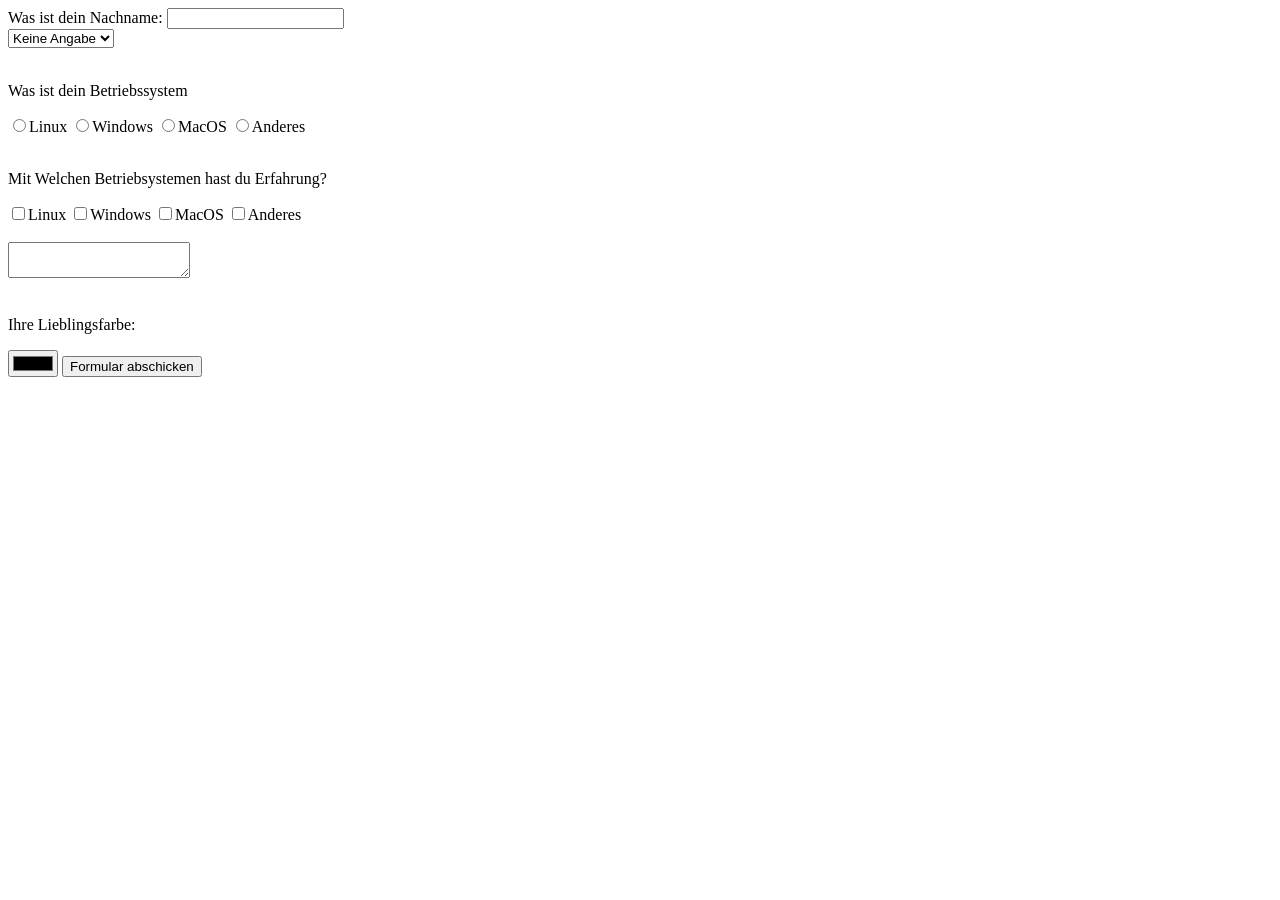
<file: form.html>
<!DOCTYPE html>
<html lang="en">
<head>
    <meta charset="UTF-8">
    <meta name="viewport" content="width=device-width, initial-scale=1.0">
    <title>Formulare vom Putz</title>
</head>
<body>
    <article></article>
    <form action="mailto:PUT220100@spengergasse.at" method="post" enctype="text/plain">

        Was ist dein Nachname: <input type="text" name="nachname"><br>
        <select name="geschlecht">
            <option value="maenlich">Männlich</option>
            <option value="weiblich">Weiblich</option>
            <option value="divers">Divers</option>
            <option value="keine_angabe" selected>Keine Angabe</option>
        </select>
        <br><br>
        <p>Was ist dein Betriebssystem</p>
        <input type="radio" name="OS1" value="l">Linux
        <input type="radio" name="OS1" value="w">Windows
        <input type="radio" name="OS1" value="m">MacOS
        <input type="radio" name="OS1" value="a">Anderes
        <br><br>
        <p>Mit Welchen Betriebsystemen hast du Erfahrung?</p>
        <input type="checkbox" name="OS2" value="linux">Linux
        <input type="checkbox" name="OS2" value="windows">Windows
        <input type="checkbox" name="OS2" value="macos">MacOS
        <input type="checkbox" name="OS2" value="anderes">Anderes
        <br><br>

        <textarea name="info" 
placeholder="Wollen Sie uns noch was mitteilen"> 
</textarea>
<br><br>
<p>Ihre Lieblingsfarbe:</p>
<input type="color">

<input type="submit" 
value="Formular abschicken">

    </form>

</body>
</html>
</file>
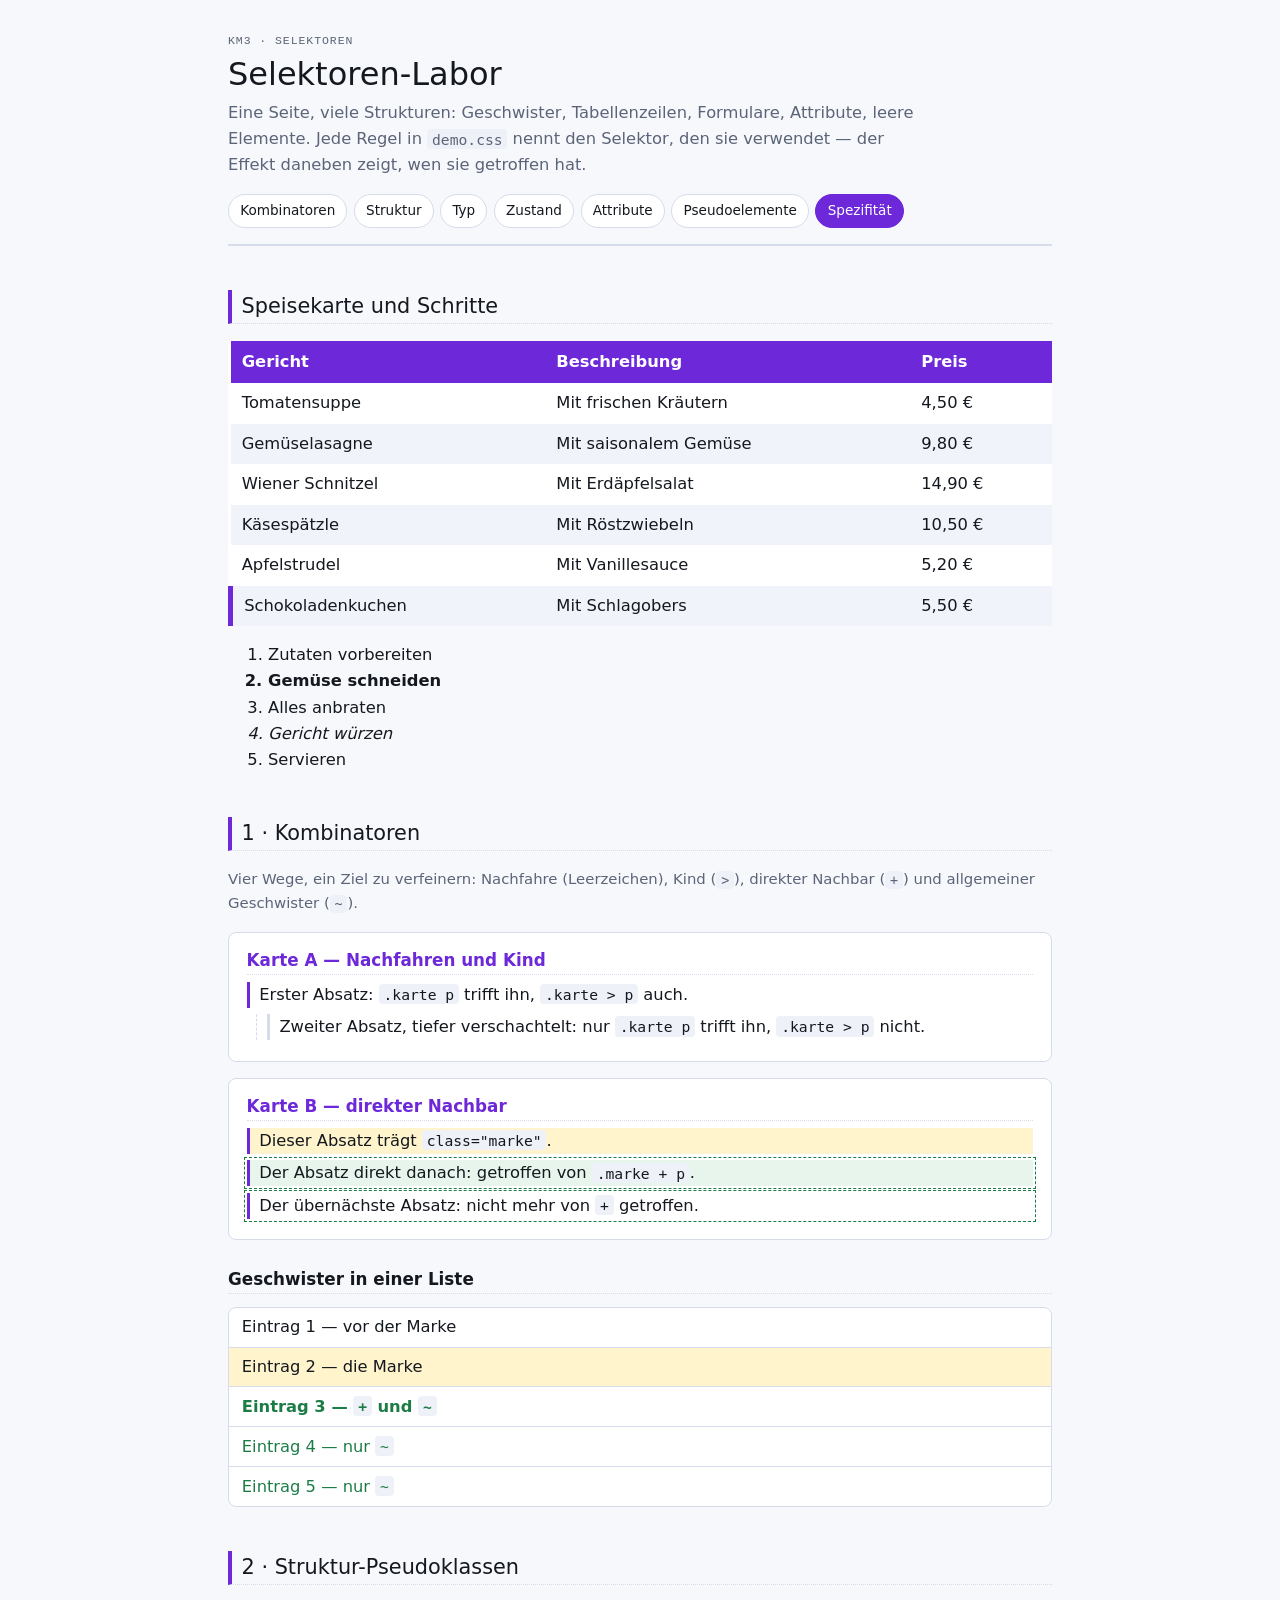
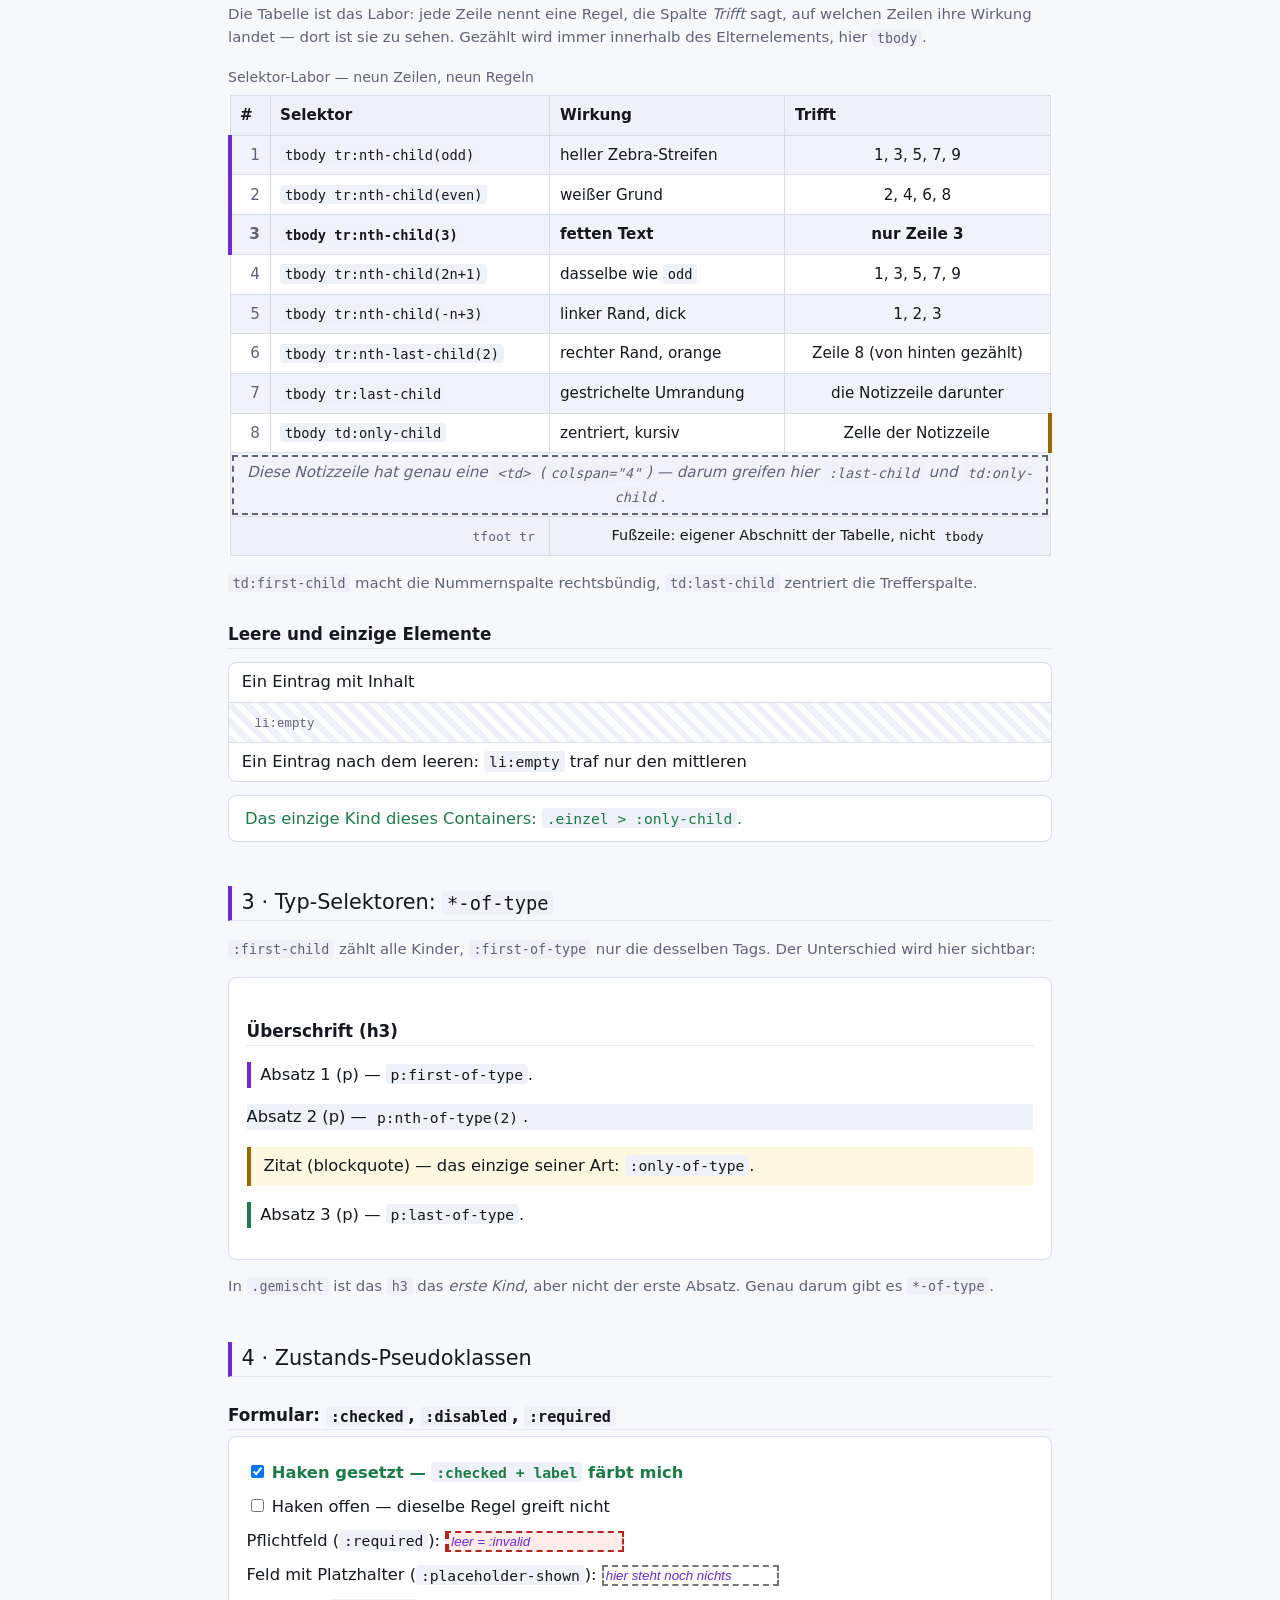
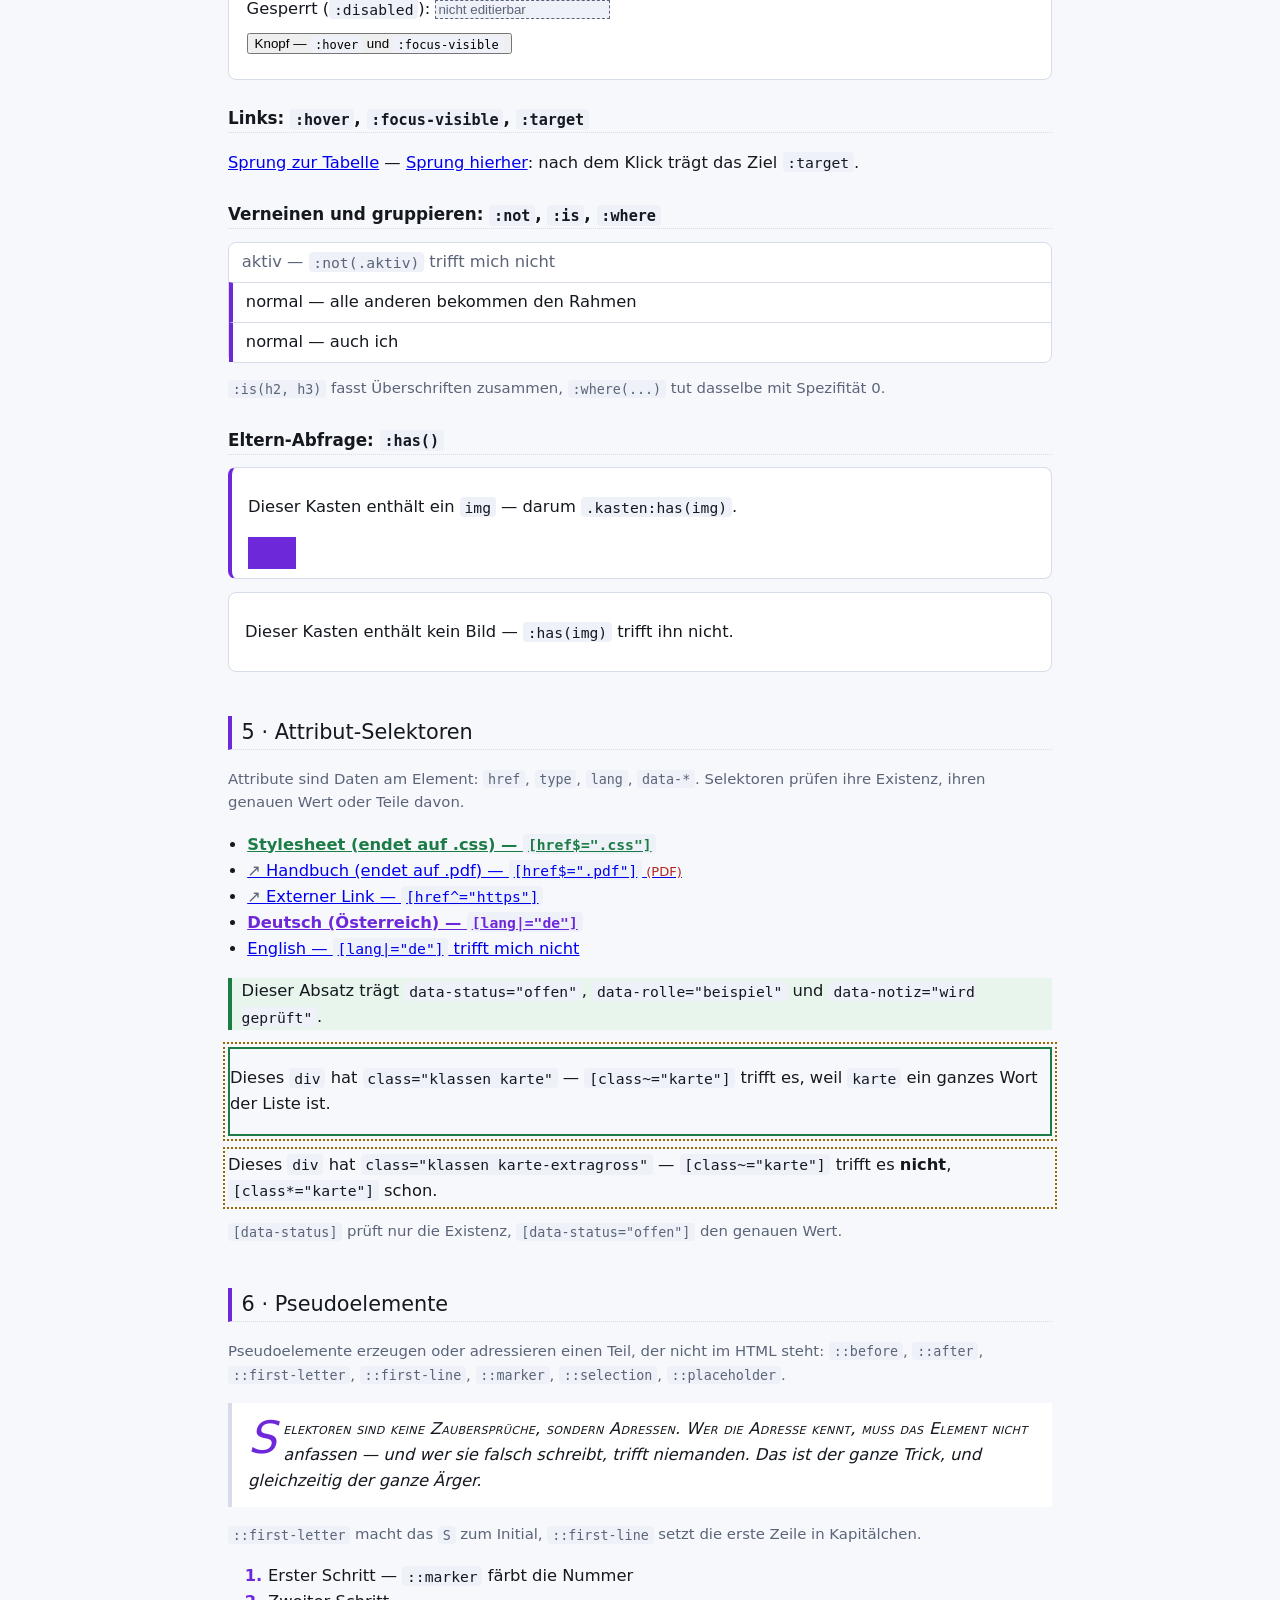
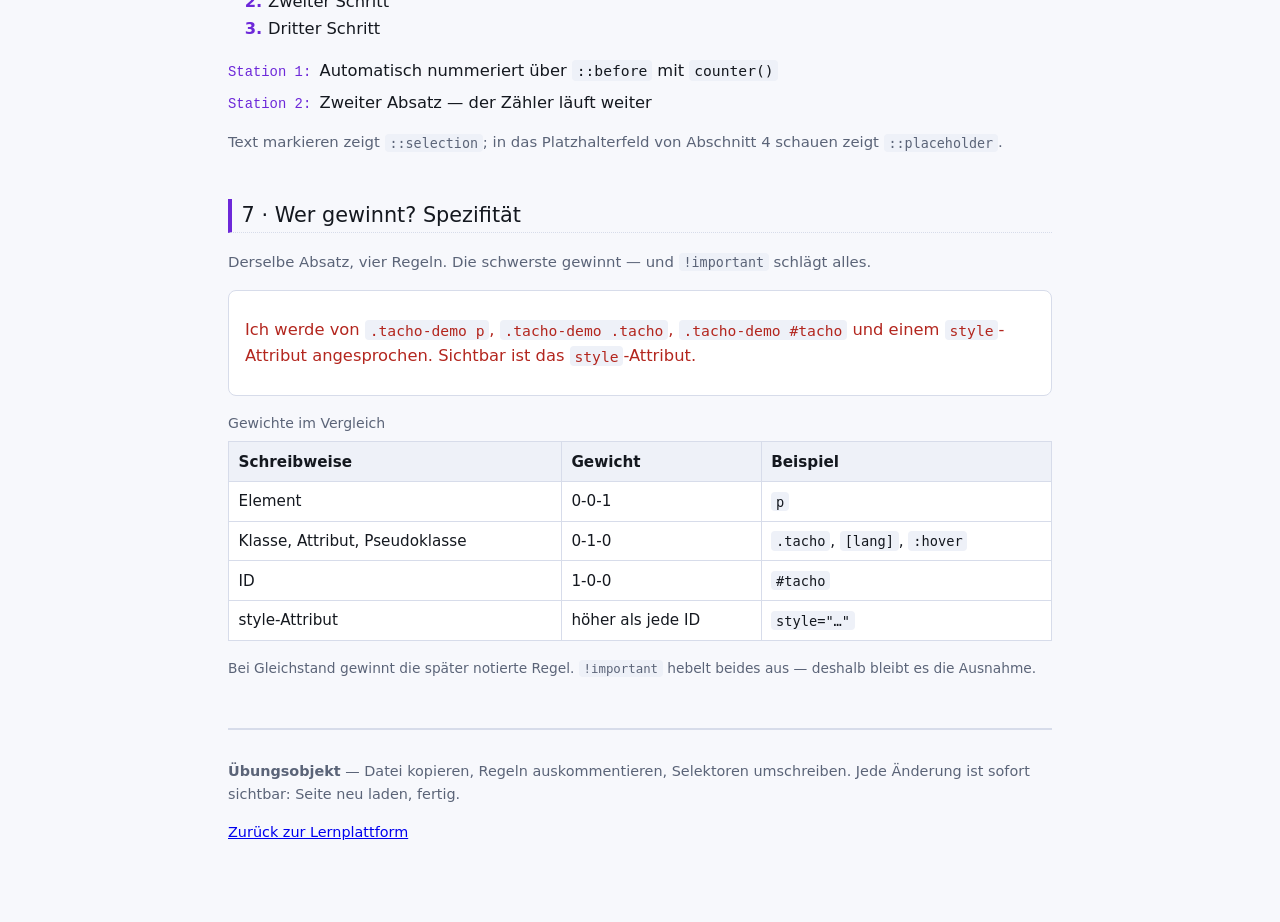
<file: Aufgabe_CSS_Selectoren/demo.html>
<!DOCTYPE html>
<html lang="de">
<head>
    <meta charset="UTF-8">
    <meta name="viewport" content="width=device-width, initial-scale=1.0">
    <title>Selektoren-Labor — jede Regel trifft genau, was sie soll</title>
    <link rel="stylesheet" href="demo.css">
</head>
<body>

<!-- ===================================================================
     Diese Seite ist das Übungsobjekt: lauter Strukturen, an denen sich
     jede Selektoren-Art zeigen lässt. demo.css daneben enthält zu jeder
     Regel einen Kommentar mit dem Selektor und seiner Wirkung.
     Vorgehen: DevTools öffnen (F12) → Elements → Element anklicken →
     rechts unter „Styles" sieht man, welche Regel greift. Regel in
     demo.css auskommentieren → Effekt verschwindet.
     =================================================================== -->

<header class="seite">
    <p class="kicker">KM3 · Selektoren</p>
    <h1>Selektoren-Labor</h1>
    <p class="intro">
        Eine Seite, viele Strukturen: Geschwister, Tabellenzeilen, Formulare,
        Attribute, leere Elemente. Jede Regel in <code>demo.css</code> nennt
        den Selektor, den sie verwendet — der Effekt daneben zeigt, wen sie
        getroffen hat.
    </p>
    <nav class="wegweiser" aria-label="Abschnitte">
        <a href="#kombinatoren">Kombinatoren</a>
        <a href="#struktur">Struktur</a>
        <a href="#typ">Typ</a>
        <a href="#zustand">Zustand</a>
        <a href="#attribute">Attribute</a>
        <a href="#pseudo">Pseudoelemente</a>
        <a href="#spezifitaet">Spezifität</a>
    </nav>
</header>

<main>

<section>
    <h2>Speisekarte und Schritte</h2>
    <table class="speisekarte">
        <thead>
            <tr><th>Gericht</th><th>Beschreibung</th><th>Preis</th></tr>
        </thead>
        <tbody>
            <tr><td>Tomatensuppe</td><td>Mit frischen Kräutern</td><td>4,50 €</td></tr>
            <tr><td>Gemüselasagne</td><td>Mit saisonalem Gemüse</td><td>9,80 €</td></tr>
            <tr><td>Wiener Schnitzel</td><td>Mit Erdäpfelsalat</td><td>14,90 €</td></tr>
            <tr><td>Käsespätzle</td><td>Mit Röstzwiebeln</td><td>10,50 €</td></tr>
            <tr><td>Apfelstrudel</td><td>Mit Vanillesauce</td><td>5,20 €</td></tr>
            <tr><td>Schokoladenkuchen</td><td>Mit Schlagobers</td><td>5,50 €</td></tr>
        </tbody>
    </table>

    <ol class="arbeitsablauf">
        <li>Zutaten vorbereiten</li>
        <li>Gemüse schneiden</li>
        <li>Alles anbraten</li>
        <li>Gericht würzen</li>
        <li>Servieren</li>
    </ol>
</section>

<!-- ------------------------------------------------------ Kombinatoren -->
<section id="kombinatoren">
    <h2>1 · Kombinatoren</h2>
    <p class="hinweis">
        Vier Wege, ein Ziel zu verfeinern: Nachfahre (Leerzeichen),
        Kind (<code>&gt;</code>), direkter Nachbar (<code>+</code>) und
        allgemeiner Geschwister (<code>~</code>).
    </p>

    <article class="karte">
        <h3>Karte A — Nachfahren und Kind</h3>
        <p>Erster Absatz: <code>.karte p</code> trifft ihn, <code>.karte &gt; p</code> auch.</p>
        <div class="innen">
            <p>Zweiter Absatz, tiefer verschachtelt: nur <code>.karte p</code> trifft ihn,
                <code>.karte &gt; p</code> nicht.</p>
        </div>
    </article>

    <article class="karte">
        <h3>Karte B — direkter Nachbar</h3>
        <p class="marke">Dieser Absatz trägt <code>class="marke"</code>.</p>
        <p>Der Absatz direkt danach: getroffen von <code>.marke + p</code>.</p>
        <p>Der übernächste Absatz: nicht mehr von <code>+</code> getroffen.</p>
    </article>

    <h3>Geschwister in einer Liste</h3>
    <ul class="liste">
        <li>Eintrag 1 — vor der Marke</li>
        <li class="marke">Eintrag 2 — die Marke</li>
        <li>Eintrag 3 — <code>+</code> und <code>~</code></li>
        <li>Eintrag 4 — nur <code>~</code></li>
        <li>Eintrag 5 — nur <code>~</code></li>
    </ul>
</section>

<!-- ---------------------------------------------------------- Struktur -->
<section id="struktur">
    <h2>2 · Struktur-Pseudoklassen</h2>
    <p class="hinweis">
        Die Tabelle ist das Labor: jede Zeile nennt eine Regel, die Spalte
        <em>Trifft</em> sagt, auf welchen Zeilen ihre Wirkung landet — dort
        ist sie zu sehen. Gezählt wird immer innerhalb des Elternelements,
        hier <code>tbody</code>.
    </p>

    <table class="labor">
        <caption>Selektor-Labor — neun Zeilen, neun Regeln</caption>
        <thead>
            <tr>
                <th scope="col">#</th>
                <th scope="col">Selektor</th>
                <th scope="col">Wirkung</th>
                <th scope="col">Trifft</th>
            </tr>
        </thead>
        <tbody>
            <tr>
                <td>1</td>
                <td><code>tbody tr:nth-child(odd)</code></td>
                <td>heller Zebra-Streifen</td>
                <td>1, 3, 5, 7, 9</td>
            </tr>
            <tr>
                <td>2</td>
                <td><code>tbody tr:nth-child(even)</code></td>
                <td>weißer Grund</td>
                <td>2, 4, 6, 8</td>
            </tr>
            <tr>
                <td>3</td>
                <td><code>tbody tr:nth-child(3)</code></td>
                <td>fetten Text</td>
                <td>nur Zeile 3</td>
            </tr>
            <tr>
                <td>4</td>
                <td><code>tbody tr:nth-child(2n+1)</code></td>
                <td>dasselbe wie <code>odd</code></td>
                <td>1, 3, 5, 7, 9</td>
            </tr>
            <tr>
                <td>5</td>
                <td><code>tbody tr:nth-child(-n+3)</code></td>
                <td>linker Rand, dick</td>
                <td>1, 2, 3</td>
            </tr>
            <tr>
                <td>6</td>
                <td><code>tbody tr:nth-last-child(2)</code></td>
                <td>rechter Rand, orange</td>
                <td>Zeile 8 (von hinten gezählt)</td>
            </tr>
            <tr>
                <td>7</td>
                <td><code>tbody tr:last-child</code></td>
                <td>gestrichelte Umrandung</td>
                <td>die Notizzeile darunter</td>
            </tr>
            <tr>
                <td>8</td>
                <td><code>tbody td:only-child</code></td>
                <td>zentriert, kursiv</td>
                <td>Zelle der Notizzeile</td>
            </tr>
            <tr>
                <td colspan="4">Diese Notizzeile hat genau eine <code>&lt;td&gt;</code> (<code>colspan="4"</code>) — darum greifen hier <code>:last-child</code> und <code>td:only-child</code>.</td>
            </tr>
        </tbody>
        <tfoot>
            <tr>
                <td colspan="2"><code>tfoot tr</code></td>
                <td colspan="2">Fußzeile: eigener Abschnitt der Tabelle, nicht <code>tbody</code></td>
            </tr>
        </tfoot>
    </table>

    <p class="hinweis">
        <code>td:first-child</code> macht die Nummernspalte rechtsbündig,
        <code>td:last-child</code> zentriert die Trefferspalte.
    </p>

    <h3>Leere und einzige Elemente</h3>
    <ul class="liste">
        <li>Ein Eintrag mit Inhalt</li>
        <li class="leer"></li>
        <li>Ein Eintrag nach dem leeren: <code>li:empty</code> traf nur den mittleren</li>
    </ul>
    <div class="einzel">
        <p>Das einzige Kind dieses Containers: <code>.einzel &gt; :only-child</code>.</p>
    </div>
</section>

<!-- --------------------------------------------------------------- Typ -->
<section id="typ">
    <h2>3 · Typ-Selektoren: <code>*-of-type</code></h2>
    <p class="hinweis">
        <code>:first-child</code> zählt alle Kinder, <code>:first-of-type</code>
        nur die desselben Tags. Der Unterschied wird hier sichtbar:
    </p>

    <article class="gemischt">
        <h3>Überschrift (h3)</h3>
        <p>Absatz 1 (p) — <code>p:first-of-type</code>.</p>
        <p>Absatz 2 (p) — <code>p:nth-of-type(2)</code>.</p>
        <blockquote>Zitat (blockquote) — das einzige seiner Art: <code>:only-of-type</code>.</blockquote>
        <p>Absatz 3 (p) — <code>p:last-of-type</code>.</p>
    </article>

    <p class="hinweis">
        In <code>.gemischt</code> ist das <code>h3</code> das
        <em>erste Kind</em>, aber nicht der erste Absatz. Genau darum gibt es
        <code>*-of-type</code>.
    </p>
</section>

<!-- ----------------------------------------------------------- Zustand -->
<section id="zustand">
    <h2>4 · Zustands-Pseudoklassen</h2>

    <h3>Formular: <code>:checked</code>, <code>:disabled</code>, <code>:required</code></h3>
    <form class="formular">
        <p class="feld">
            <input type="checkbox" id="demo-haken" checked>
            <label for="demo-haken">Haken gesetzt — <code>:checked + label</code> färbt mich</label>
        </p>
        <p class="feld">
            <input type="checkbox" id="demo-haken-2">
            <label for="demo-haken-2">Haken offen — dieselbe Regel greift nicht</label>
        </p>
        <p class="feld">
            <label for="demo-text">Pflichtfeld (<code>:required</code>):</label>
            <input type="text" id="demo-text" required placeholder="leer = :invalid">
        </p>
        <p class="feld">
            <label for="demo-text-2">Feld mit Platzhalter (<code>:placeholder-shown</code>):</label>
            <input type="text" id="demo-text-2" placeholder="hier steht noch nichts">
        </p>
        <p class="feld">
            <label for="demo-gesperrt">Gesperrt (<code>:disabled</code>):</label>
            <input type="text" id="demo-gesperrt" value="nicht editierbar" disabled>
        </p>
        <p class="feld">
            <button type="button">Knopf — <code>:hover</code> und <code>:focus-visible</code></button>
        </p>
    </form>

    <h3>Links: <code>:hover</code>, <code>:focus-visible</code>, <code>:target</code></h3>
    <p>
        <a href="#struktur">Sprung zur Tabelle</a> —
        <a href="#zustand">Sprung hierher</a>: nach dem Klick trägt das Ziel
        <code>:target</code>.
    </p>

    <h3>Verneinen und gruppieren: <code>:not</code>, <code>:is</code>, <code>:where</code></h3>
    <ul class="liste auswahl">
        <li class="aktiv">aktiv — <code>:not(.aktiv)</code> trifft mich nicht</li>
        <li>normal — alle anderen bekommen den Rahmen</li>
        <li>normal — auch ich</li>
    </ul>
    <p class="hinweis">
        <code>:is(h2, h3)</code> fasst Überschriften zusammen,
        <code>:where(...)</code> tut dasselbe mit Spezifität 0.
    </p>

    <h3>Eltern-Abfrage: <code>:has()</code></h3>
    <div class="kasten">
        <p>Dieser Kasten enthält ein <code>img</code> — darum <code>.kasten:has(img)</code>.</p>
        <img src="data:image/svg+xml,%3Csvg xmlns='http://www.w3.org/2000/svg' width='48' height='32'%3E%3Crect width='48' height='32' fill='%236d28d9'/%3E%3C/svg%3E"
             alt="Platzhalterbild" width="48" height="32">
    </div>
    <div class="kasten">
        <p>Dieser Kasten enthält kein Bild — <code>:has(img)</code> trifft ihn nicht.</p>
    </div>
</section>

<!-- -------------------------------------------------------- Attribute -->
<section id="attribute">
    <h2>5 · Attribut-Selektoren</h2>
    <p class="hinweis">
        Attribute sind Daten am Element: <code>href</code>, <code>type</code>,
        <code>lang</code>, <code>data-*</code>. Selektoren prüfen ihre
        Existenz, ihren genauen Wert oder Teile davon.
    </p>

    <ul class="links">
        <li><a href="demo.css">Stylesheet (endet auf .css) — <code>[href$=".css"]</code></a></li>
        <li><a href="https://example.org/handbuch.pdf">Handbuch (endet auf .pdf) — <code>[href$=".pdf"]</code></a></li>
        <li><a href="https://example.org/">Externer Link — <code>[href^="https"]</code></a></li>
        <li><a href="#attribute" lang="de-AT">Deutsch (Österreich) — <code>[lang|="de"]</code></a></li>
        <li><a href="#attribute" lang="en">English — <code>[lang|="de"]</code> trifft mich nicht</a></li>
    </ul>

    <p class="daten" data-status="offen" data-rolle="beispiel" data-notiz="wird geprüft">
        Dieser Absatz trägt <code>data-status="offen"</code>,
        <code>data-rolle="beispiel"</code> und
        <code>data-notiz="wird geprüft"</code>.
    </p>

    <div class="klassen karte">
        <p>Dieses <code>div</code> hat <code>class="klassen karte"</code> —
            <code>[class~="karte"]</code> trifft es, weil <code>karte</code>
            ein ganzes Wort der Liste ist.</p>
    </div>
    <div class="klassen karte-extragross">
        <p>Dieses <code>div</code> hat <code>class="klassen karte-extragross"</code> —
            <code>[class~="karte"]</code> trifft es <strong>nicht</strong>,
            <code>[class*="karte"]</code> schon.</p>
    </div>

    <p class="hinweis">
        <code>[data-status]</code> prüft nur die Existenz,
        <code>[data-status="offen"]</code> den genauen Wert.
    </p>
</section>

<!-- ---------------------------------------------------- Pseudoelemente -->
<section id="pseudo">
    <h2>6 · Pseudoelemente</h2>
    <p class="hinweis">
        Pseudoelemente erzeugen oder adressieren einen Teil, der nicht im HTML
        steht: <code>::before</code>, <code>::after</code>, <code>::first-letter</code>,
        <code>::first-line</code>, <code>::marker</code>, <code>::selection</code>,
        <code>::placeholder</code>.
    </p>

    <blockquote class="zitat">
        Selektoren sind keine Zaubersprüche, sondern Adressen. Wer die Adresse
        kennt, muss das Element nicht anfassen — und wer sie falsch schreibt,
        trifft niemanden. Das ist der ganze Trick, und gleichzeitig der ganze
        Ärger.
    </blockquote>
    <p class="hinweis">
        <code>::first-letter</code> macht das <code>S</code> zum Initial,
        <code>::first-line</code> setzt die erste Zeile in Kapitälchen.
    </p>

    <ol class="schritte">
        <li>Erster Schritt — <code>::marker</code> färbt die Nummer</li>
        <li>Zweiter Schritt</li>
        <li>Dritter Schritt</li>
    </ol>

    <p class="zaehler">Automatisch nummeriert über <code>::before</code> mit <code>counter()</code></p>
    <p class="zaehler">Zweiter Absatz — der Zähler läuft weiter</p>

    <p class="hinweis">
        Text markieren zeigt <code>::selection</code>; in das Platzhalterfeld
        von Abschnitt 4 schauen zeigt <code>::placeholder</code>.
    </p>
</section>

<!-- -------------------------------------------------------- Spezifität -->
<section id="spezifitaet">
    <h2>7 · Wer gewinnt? Spezifität</h2>
    <p class="hinweis">
        Derselbe Absatz, vier Regeln. Die schwerste gewinnt — und
        <code>!important</code> schlägt alles.
    </p>

    <div class="tacho-demo">
        <p class="tacho" id="tacho" style="color: #b3261e;">
            Ich werde von <code>.tacho-demo p</code>, <code>.tacho-demo .tacho</code>,
            <code>.tacho-demo #tacho</code> und einem <code>style</code>-Attribut
            angesprochen. Sichtbar ist das <code>style</code>-Attribut.
        </p>
    </div>

    <table class="gewichte">
        <caption>Gewichte im Vergleich</caption>
        <thead>
            <tr><th scope="col">Schreibweise</th><th scope="col">Gewicht</th><th scope="col">Beispiel</th></tr>
        </thead>
        <tbody>
            <tr><td>Element</td><td>0-0-1</td><td><code>p</code></td></tr>
            <tr><td>Klasse, Attribut, Pseudoklasse</td><td>0-1-0</td><td><code>.tacho</code>, <code>[lang]</code>, <code>:hover</code></td></tr>
            <tr><td>ID</td><td>1-0-0</td><td><code>#tacho</code></td></tr>
            <tr><td>style-Attribut</td><td>höher als jede ID</td><td><code>style="…"</code></td></tr>
        </tbody>
    </table>
    <p class="fussnote">
        Bei Gleichstand gewinnt die später notierte Regel. <code>!important</code>
        hebelt beides aus — deshalb bleibt es die Ausnahme.
    </p>
</section>

</main>

<footer class="seite">
    <p>
        <strong>Übungsobjekt</strong> — Datei kopieren, Regeln auskommentieren,
        Selektoren umschreiben. Jede Änderung ist sofort sichtbar:
        Seite neu laden, fertig.
    </p>
    <p><a href="../../index.html">Zurück zur Lernplattform</a></p>
</footer>

</body>
</html>
</file>
<file: Aufgabe_CSS_Selectoren/demo.css>
/* ===================================================================
   Selektoren-Labor — Stylesheet zur Demo-Seite.

   Aufbau: Abschnitte in derselben Reihenfolge wie demo.html. Über jeder
   Regel steht der Selektor, der hier etwas zeigt, und was er bewirkt.
   Alle Effekte sind absichtlich grob sichtbar: farbige Ränder, Flächen,
   Fettschrift. Wer eine Regel auskommentiert, sieht sofort, wen sie
   getroffen hat.

   Kein Framework, keine externen Dateien: nur diese eine CSS-Datei.
   =================================================================== */

:root {
    --text: #14181f;
    --muted: #5b6478;
    --line: #d7dcea;
    --bg: #f7f8fc;
    --panel: #ffffff;
    --tint: #eef1f8;
    --zebra: #f1f3fb;
    --accent: #6d28d9;
    --ok: #1c7c46;
    --warn: #9a6700;
    --err: #b3261e;
}

* { box-sizing: border-box; }

/* body — Grundlesbarkeit; die Demo ist bewusst hell (Projektion + Ausdruck) */
body {
    max-width: 54rem;
    margin: 0 auto;
    padding: 2rem 1.25rem 4rem;
    font-family: "Segoe UI", system-ui, -apple-system, sans-serif;
    font-size: 1.02rem;
    line-height: 1.6;
    color: var(--text);
    background: var(--bg);
}

/* code — Monospace auf hellem Grund, damit Selektoren ins Auge fallen */
code {
    font-family: "Cascadia Code", Consolas, "DejaVu Sans Mono", monospace;
    font-size: 0.9em;
    background: var(--tint);
    padding: 0.1rem 0.3rem;
    border-radius: 4px;
}

/* ------------------------------------------------------------- Grundriss */

/* h2 — Abschnittsüberschriften mit Akzentkante */
h2 {
    margin-top: 2.75rem;
    padding-left: 0.6rem;
    border-left: 4px solid var(--accent);
    font-size: 1.3rem;
    font-weight: 500;
}

/* h3 — Zwischenüberschriften */
h3 {
    margin: 1.6rem 0 0.4rem;
    font-size: 1.05rem;
}

/* .kicker — kleine Vorzeile im Seitenkopf */
.kicker {
    margin: 0;
    font-family: "Cascadia Code", Consolas, monospace;
    font-size: 0.72rem;
    text-transform: uppercase;
    letter-spacing: 0.08em;
    color: var(--muted);
}

/* header.seite, footer.seite — Kopf und Fuß der Seite */
header.seite {
    border-bottom: 2px solid var(--line);
    padding-bottom: 1rem;
    margin-bottom: 1.5rem;
}

footer.seite {
    margin-top: 3rem;
    border-top: 2px solid var(--line);
    padding-top: 1rem;
    color: var(--muted);
    font-size: 0.9rem;
}

/* h1 — nur eine Hauptüberschrift, groß genug für den Beamer */
h1 {
    margin: 0.3rem 0 0.4rem;
    font-size: 2rem;
    font-weight: 500;
    line-height: 1.2;
}

/* .intro — Einleitungssatz */
.intro {
    max-width: 44rem;
    margin: 0 0 1rem;
    color: var(--muted);
}

/* .hinweis — graue Erklärzeile unter einem Beispiel */
.hinweis {
    color: var(--muted);
    font-size: 0.93rem;
}

/* .fussnote — Kleingedrucktes */
.fussnote {
    color: var(--muted);
    font-size: 0.86rem;
}

/* section:target — die angesprungene Sektion bekommt einen Farbstreifen */
section:target {
    background: linear-gradient(90deg, var(--tint), transparent 70%);
    outline: 1px dashed var(--line);
}

/* -------------------------------------------------- Navigation (Kopf) */

/* nav.wegweiser — Sprungmarken als Chips */
.wegweiser {
    display: flex;
    flex-wrap: wrap;
    gap: 0.4rem;
}

/* nav.wegweiser a — jeder Chip */
.wegweiser a {
    padding: 0.3rem 0.7rem;
    border: 1px solid var(--line);
    border-radius: 999px;
    background: var(--panel);
    color: var(--text);
    text-decoration: none;
    font-size: 0.85rem;
}

/* nav.wegweiser a:hover, a:focus-visible — Rückmeldung für Maus und Tastatur */
.wegweiser a:hover {
    border-color: var(--accent);
    color: var(--accent);
}

.wegweiser a:focus-visible {
    outline: 3px solid var(--accent);
    outline-offset: 2px;
}

/* nav.wegweiser a:last-child — der letzte Chip hebt sich ab */
.wegweiser a:last-child {
    background: var(--accent);
    color: #ffffff;
    border-color: var(--accent);
}

/* ------------------------------------------------ 1 · Kombinatoren */

/* .karte — Container der Beispiele */
article.karte {
    background: var(--panel);
    border: 1px solid var(--line);
    border-radius: 8px;
    padding: 0.9rem 1.1rem;
    margin: 1rem 0;
}

/* .karte h3 — Nachfahre: jede h3 irgendwo in der Karte */
article.karte h3 {
    margin-top: 0;
    color: var(--accent);
}

/* .karte p — Nachfahre: JEDER Absatz, egal wie tief */
article.karte p {
    margin: 0.4rem 0;
    padding-left: 0.6rem;
    border-left: 3px solid var(--line);
}

/* .karte > p — Kind: nur Absätze, die direkt in der Karte liegen.
   Der verschachtelte Absatz in .innen behält darum den grauen Rand. */
article.karte > p {
    border-left-color: var(--accent);
}

/* .innen — der Verschachtelungs-Kasten */
.innen {
    margin-left: 0.6rem;
    padding-left: 0.6rem;
    border-left: 1px dashed var(--line);
}

/* .marke — das markierte Element, von dem aus Geschwister zählen */
.marke {
    background: #fff4cc;
}

/* .marke + p — direkter Nachbar: nur der EINE Absatz danach */
.marke + p {
    background: #e8f5ec;
    border-left-color: var(--ok);
}

/* .marke ~ p — allgemeiner Geschwister: ALLE Absätze danach */
.marke ~ p {
    outline: 1px dashed var(--ok);
    outline-offset: 2px;
}

/* .liste — Ausgangsliste für die Geschwister-Regeln */
.liste {
    list-style: none;
    margin: 0.8rem 0;
    padding: 0;
    border: 1px solid var(--line);
    border-radius: 8px;
    background: var(--panel);
}

/* .liste li — jeder Eintrag */
.liste li {
    padding: 0.4rem 0.8rem;
}

/* .liste li + li — jeder Eintrag, der einen Vorgänger hat */
.liste li + li {
    border-top: 1px solid var(--line);
}

/* .liste li.marke + li — nur der direkte Nachfolger der Marke */
.liste li.marke + li {
    font-weight: 700;
}

/* .liste li.marke ~ li — alle Nachfolger der Marke */
.liste li.marke ~ li {
    color: var(--ok);
}

/* --------------------------------------------------- 2 · Struktur */

/* table.labor — die Tabelle als Zielscheibe; volle Breite, klares Gitter */
table.labor {
    width: 100%;
    margin: 1rem 0;
    border-collapse: collapse;
    background: var(--panel);
    font-size: 0.95rem;
}

/* caption — Tabellenbeschriftung, links über der Tabelle */
table.labor caption {
    caption-side: top;
    text-align: left;
    padding-bottom: 0.4rem;
    color: var(--muted);
    font-size: 0.88rem;
}

/* table.labor th, table.labor td — Zellenraster */
table.labor th,
table.labor td {
    border: 1px solid var(--line);
    padding: 0.45rem 0.6rem;
    text-align: left;
    vertical-align: top;
}

/* table.labor th — Kopfzellen */
table.labor th {
    background: var(--tint);
}

/* table.labor tbody tr:nth-child(odd) — jede ungerade Zeile im tbody */
table.labor tbody tr:nth-child(odd) {
    background: var(--zebra);
}

/* table.labor tbody tr:nth-child(even) — jede gerade Zeile im tbody */
table.labor tbody tr:nth-child(even) {
    background: var(--panel);
}

/* table.labor tbody tr:nth-child(3) — die dritte Zeile, fetter Text */
table.labor tbody tr:nth-child(3) {
    font-weight: 700;
}

/* table.labor tbody tr:nth-child(2n+1) — dasselbe wie "odd": 2n+1 = 1, 3, 5, 7 …
   Die Regel steht hier, damit man die Schreibweisen vergleichen kann. */
table.labor tbody tr:nth-child(2n+1) {
    background: var(--zebra);
}

/* table.labor tbody tr:nth-child(-n+3) — die ersten drei Zeilen (3, 2, 1) */
table.labor tbody tr:nth-child(-n+3) {
    border-left: 4px solid var(--accent);
}

/* table.labor tbody tr:nth-last-child(2) — die vorletzte Zeile, von hinten gezählt */
table.labor tbody tr:nth-last-child(2) {
    border-right: 4px solid var(--warn);
}

/* tbody tr:last-child — die letzte Zeile im tbody */
table.labor tbody tr:last-child {
    outline: 2px dashed var(--muted);
    outline-offset: -4px;
}

/* tbody td:only-child — eine Zelle, die das einzige Kind ihrer Zeile ist
   (die Zeile mit colspan="4"). Steht vor den Spaltenregeln, damit
   td:last-child die Ausrichtung danach überschreiben kann. */
table.labor tbody td:only-child {
    text-align: center;
    font-style: italic;
    color: var(--muted);
}

/* td:first-child — die erste Zelle jeder Zeile: Nummernspalte, rechtsbündig */
table.labor td:first-child {
    text-align: right;
    color: var(--muted);
    width: 2.5rem;
}

/* td:last-child — die letzte Zelle jeder Zeile: Trefferspalte, zentriert */
table.labor td:last-child {
    text-align: center;
}

/* tfoot tr — die Fußzeile der Tabelle, eigener Abschnitt */
table.labor tfoot tr {
    background: var(--tint);
    font-size: 0.9rem;
}

/* li.leer:empty — ein Element ohne jeden Inhalt (auch ohne Leerzeichen) */
li.leer:empty {
    min-height: 1.6rem;
    background: repeating-linear-gradient(45deg, var(--tint), var(--tint) 6px, var(--panel) 6px, var(--panel) 12px);
}

/* li.leer:empty::after — Beschriftung nur über CSS, das Element bleibt leer */
li.leer:empty::after {
    content: "li:empty";
    margin-left: 0.8rem;
    font-family: "Cascadia Code", Consolas, monospace;
    font-size: 0.78rem;
    color: var(--muted);
}

/* .einzel > :only-child — das einzige Kind seines Containers */
.einzel {
    border: 1px solid var(--line);
    border-radius: 8px;
    padding: 0.6rem 1rem;
    background: var(--panel);
}

.einzel > :only-child {
    margin: 0;
    color: var(--ok);
}

/* -------------------------------------------------------- 3 · Typ */

/* .gemischt — Container für die *-of-type-Demo */
.gemischt {
    background: var(--panel);
    border: 1px solid var(--line);
    border-radius: 8px;
    padding: 0.9rem 1.1rem;
}

/* .gemischt p:first-of-type — der erste Absatz, obwohl oben eine h3 steht */
.gemischt p:first-of-type {
    border-left: 4px solid var(--accent);
    padding-left: 0.6rem;
}

/* .gemischt p:nth-of-type(2) — der zweite Absatz */
.gemischt p:nth-of-type(2) {
    background: var(--tint);
}

/* .gemischt p:last-of-type — der letzte Absatz */
.gemischt p:last-of-type {
    border-left: 4px solid var(--ok);
    padding-left: 0.6rem;
}

/* .gemischt blockquote:only-of-type — das einzige blockquote im Container */
.gemischt blockquote:only-of-type {
    margin: 0.6rem 0;
    padding: 0.4rem 0.8rem;
    border-left: 4px solid var(--warn);
    background: #fff8e1;
}

/* ---------------------------------------------------- 4 · Zustand */

/* .formular — Formularblock */
.formular {
    background: var(--panel);
    border: 1px solid var(--line);
    border-radius: 8px;
    padding: 0.9rem 1.1rem;
}

/* .feld — eine Zeile im Formular */
.feld {
    margin: 0.5rem 0;
}

/* .formular input:checked + label — nur das Label des gesetzten Hakens */
.formular input:checked + label {
    color: var(--ok);
    font-weight: 700;
}

/* input:disabled — gesperrte Felder sind grau und gestrichelt */
input:disabled {
    background: var(--tint);
    border: 1px dashed var(--muted);
    color: var(--muted);
    cursor: not-allowed;
}

/* input:required — Pflichtfelder tragen eine rote Kante */
input:required {
    border-left: 4px solid var(--err);
}

/* input:invalid — ein leeres Pflichtfeld ist sofort ungültig */
input:invalid {
    border-color: var(--err);
    background: #fdecea;
}

/* input:placeholder-shown — Feld zeigt noch seinen Platzhalter */
input:placeholder-shown {
    border-style: dashed;
}

/* button:hover — Rückmeldung auf Mauszeiger */
button:hover {
    background: var(--accent);
    color: #ffffff;
    border-color: var(--accent);
}

/* button:focus-visible — Tastaturfokus, klar sichtbar */
button:focus-visible {
    outline: 3px solid var(--accent);
    outline-offset: 2px;
}

/* .auswahl li:not(.aktiv) — alle Einträge außer dem aktiven */
.auswahl li:not(.aktiv) {
    border-left: 4px solid var(--accent);
}

/* .auswahl li.aktiv — der aktive Eintrag bleibt unmarkiert */
.auswahl li.aktiv {
    color: var(--muted);
}

/* .kasten — Container für die :has()-Demo */
.kasten {
    margin: 0.8rem 0;
    padding: 0.6rem 1rem;
    background: var(--panel);
    border: 1px solid var(--line);
    border-radius: 8px;
}

/* .kasten:has(img) — Kasten MIT Bild bekommt die Akzentkante */
.kasten:has(img) {
    border-left: 4px solid var(--accent);
}

/* .kasten img — Bild im Kasten */
.kasten img {
    display: block;
    margin-top: 0.4rem;
}

/* -------------------------------------------------- 5 · Attribute */

/* .links — Liste der Link-Beispiele */
.links {
    padding-left: 1.2rem;
}

/* a[href$=".css"] — Link, dessen Ziel auf .css endet */
a[href$=".css"] {
    font-weight: 700;
    color: var(--ok);
}

/* a[href$=".pdf"]::after — Zusatz nur über CSS, das HTML bleibt unverändert */
a[href$=".pdf"]::after {
    content: " (PDF)";
    font-size: 0.8em;
    color: var(--err);
}

/* a[href^="https"]::before — externe Links bekommen einen Pfeil */
a[href^="https"]::before {
    content: "↗ ";
    color: var(--muted);
}

/* a[lang|="de"] — Sprachcode "de" oder "de-…" (z. B. de-AT) */
a[lang|="de"] {
    font-weight: 700;
    color: var(--accent);
}

/* p[data-status] — Attribut vorhanden, Wert egal */
p[data-status] {
    padding-left: 0.6rem;
    border-left: 4px solid var(--ok);
}

/* p[data-status="offen"] — Attribut mit genau diesem Wert */
p[data-status="offen"] {
    background: #e8f5ec;
}

/* #attribute [class~="karte"] — "karte" muss ein ganzes Wort der Klassenliste sein */
#attribute [class~="karte"] {
    border: 2px solid var(--ok);
}

/* #attribute [class*="karte"] — "karte" darf irgendwo im Wert stecken */
#attribute [class*="karte"] {
    outline: 2px dotted var(--warn);
    outline-offset: 3px;
}

/* ----------------------------------------------- 6 · Pseudoelemente */

/* .zitat::first-letter — Initial des ersten Buchstabens */
.zitat::first-letter {
    float: left;
    font-size: 2.8rem;
    line-height: 0.9;
    padding: 0.1rem 0.4rem 0 0;
    color: var(--accent);
}

/* .zitat::first-line — die erste Zeile, hier in Kapitälchen */
.zitat::first-line {
    font-variant: small-caps;
    letter-spacing: 0.02em;
}

/* .zitat — der Zitatblock selbst */
.zitat {
    margin: 1rem 0;
    padding: 0.8rem 1rem;
    background: var(--panel);
    border-left: 4px solid var(--line);
    font-style: italic;
}

/* .schritte li::marker — Nummer oder Punkt der Liste */
.schritte li::marker {
    color: var(--accent);
    font-weight: 700;
}

/* #pseudo — Zähler für die .zaehler-Absätze */
#pseudo {
    counter-reset: zaehler;
}

/* .zaehler — jeder Absatz zählt eins weiter */
.zaehler {
    counter-increment: zaehler;
    margin: 0.4rem 0;
}

/* .zaehler::before — die Nummer kommt aus dem Zähler, nicht aus dem HTML */
.zaehler::before {
    content: "Station " counter(zaehler) ": ";
    font-family: "Cascadia Code", Consolas, monospace;
    font-size: 0.85em;
    color: var(--accent);
}

/* ::selection — Text, den man mit der Maus markiert */
::selection {
    background: var(--accent);
    color: #ffffff;
}

/* input::placeholder — der Platzhaltertext im Feld */
input::placeholder {
    color: var(--accent);
    font-style: italic;
}

/* ------------------------------------------------- 7 · Spezifität */

/* Dieselbe Regelkette, drei Gewichte — sichtbar wird die schwerste.
   Reihenfolge zum Ausprobieren:
   1. style-Attribut im HTML löschen  → .tacho-demo #tacho gewinnt (orange)
   2. .tacho-demo #tacho löschen      → .tacho gewinnt (blau)
   3. .tacho-demo .tacho löschen      → p gewinnt (grün) */

/* .tacho-demo — Container, damit nur dieser eine Absatz die Kette zeigt */
.tacho-demo {
    margin: 1rem 0;
    padding: 0.6rem 1rem;
    background: var(--panel);
    border: 1px solid var(--line);
    border-radius: 8px;
}

/* .tacho-demo p — Gewicht 0-1-1 (Klasse + Element) */
.tacho-demo p {
    color: var(--ok);
}

/* .tacho-demo .tacho — Gewicht 0-2-0, schlägt 0-1-1 */
.tacho-demo .tacho {
    color: #1f5fbf;
}

/* .tacho-demo #tacho — Gewicht 1-1-0, schlägt 0-2-0 */
.tacho-demo #tacho {
    color: var(--warn);
}

/* table.gewichte — die Gewichtstabelle */
table.gewichte {
    width: 100%;
    border-collapse: collapse;
    margin: 1rem 0;
    background: var(--panel);
    font-size: 0.95rem;
}

table.gewichte caption {
    caption-side: top;
    text-align: left;
    padding-bottom: 0.4rem;
    color: var(--muted);
    font-size: 0.88rem;
}

table.gewichte th,
table.gewichte td {
    border: 1px solid var(--line);
    padding: 0.45rem 0.6rem;
    text-align: left;
}

table.gewichte th {
    background: var(--tint);
}

/* main :is(h2, h3) — beide Überschriftentypen in EINEM Selektor;
   Gewicht 0-0-2 (main + der schwerste :is-Parameter). */
main :is(h2, h3) {
    border-bottom: 1px dotted var(--line);
}

/* :where(main) :where(h3) — gleiche Auswahl, aber Gewicht 0-0-0.
   Diese Regel steht später und verliert trotzdem: :where zählt nichts.
   Probier es: ersetze sie durch "main h3" — dann verschwindet die
   gepunktete Linie unter den h3. */
:where(main) :where(h3) {
    border-bottom: none;
}


/* Speisekarte — Kopfzeile, jede zweite Zeile und letzter Eintrag */
table.speisekarte {
    width: 100%;
    margin: 1rem 0;
    border-collapse: collapse;
    background: var(--panel);
}

table.speisekarte th {
    background: var(--accent);
    color: #ffffff;
    text-align: left;
    padding: 0.5rem 0.7rem;
}

table.speisekarte tbody tr:nth-child(even) {
    background: var(--zebra);
}

table.speisekarte tbody tr:last-child {
    border-left: 5px solid var(--accent);
}

table.speisekarte td {
    padding: 0.45rem 0.7rem;
}

/* Zweiter Schritt fett, vorletzter Schritt kursiv */
.arbeitsablauf li:nth-child(2) {
    font-weight: 700;
}

.arbeitsablauf li:nth-last-child(2) {
    font-style: italic;
}
</file>
